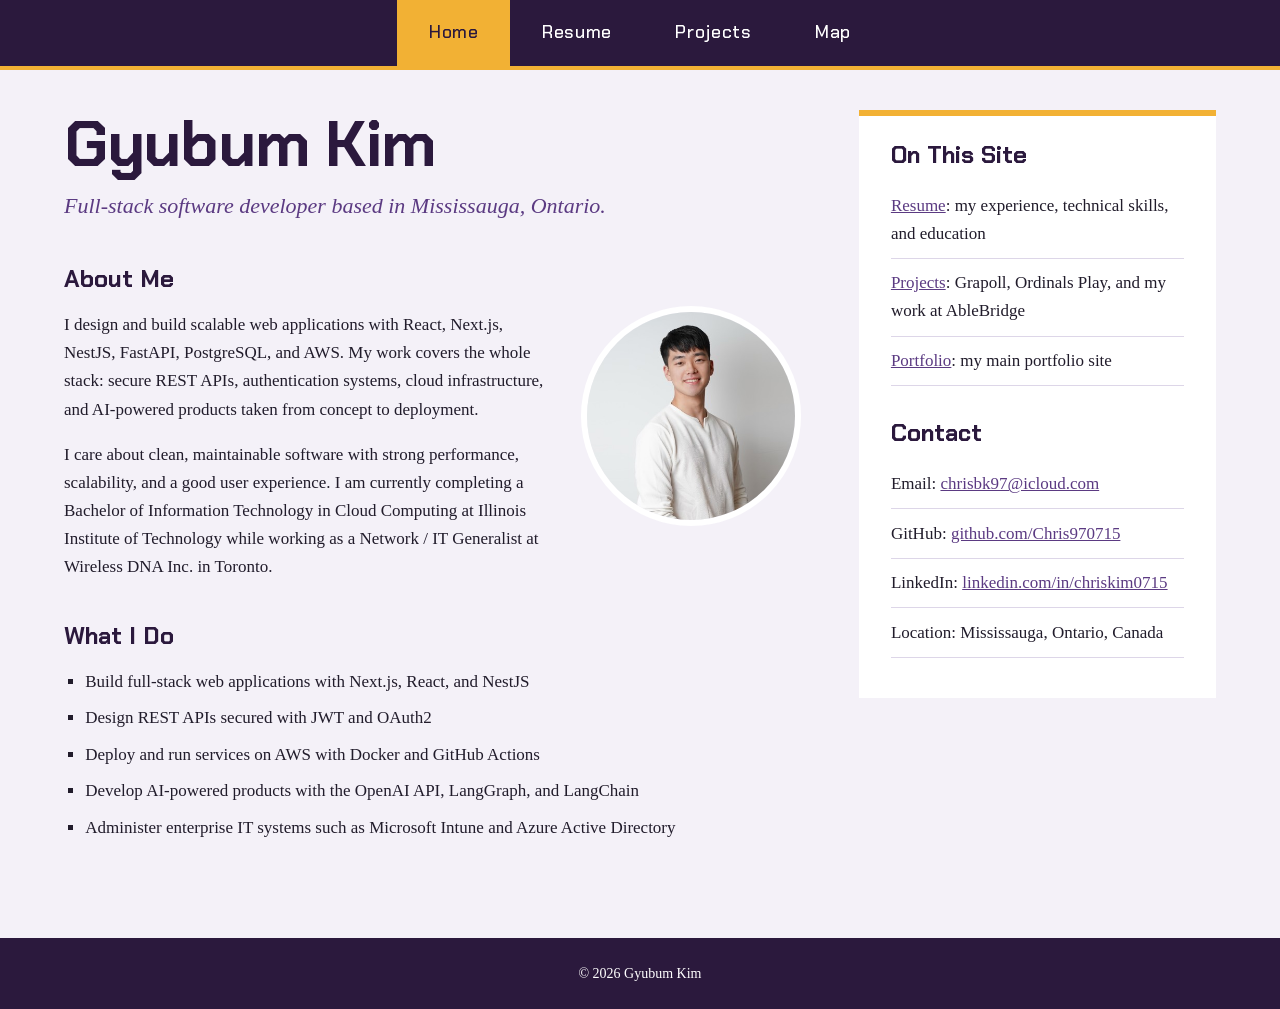
<file: index.html>
<!DOCTYPE html>
<html lang="en">
  <head>
    <meta charset="utf-8">
    <meta name="viewport" content="width=device-width, initial-scale=1">
    <title>Gyubum Kim - Home</title>
    <link rel="preconnect" href="https://fonts.googleapis.com">
    <link rel="preconnect" href="https://fonts.gstatic.com" crossorigin>
    <link rel="stylesheet" href="https://fonts.googleapis.com/css2?family=Chakra+Petch:wght@500;700&amp;display=swap">
    <link rel="stylesheet" href="css/normalize.css">
    <link rel="stylesheet" href="css/style.css">
  </head>
  <body id="home">
    <header>
      <nav>
        <ul>
          <li><a class="nav-home" href="index.html">Home</a></li>
          <li><a class="nav-resume" href="resume.html">Resume</a></li>
          <li><a class="nav-projects" href="page3.html">Projects</a></li>
          <li><a class="nav-map" href="map.html">Map</a></li>
        </ul>
      </nav>
    </header>
    <div class="wrapper">
      <main>
        <h1>Gyubum Kim</h1>
        <p class="tagline">Full-stack software developer based in Mississauga, Ontario.</p>
        <section>
          <h2>About Me</h2>
          <img class="portrait" src="media/profile.jpg" alt="Portrait of Gyubum Kim">
          <p>I design and build scalable web applications with React, Next.js, NestJS, FastAPI, PostgreSQL, and AWS. My work covers the whole stack: secure REST APIs, authentication systems, cloud infrastructure, and AI-powered products taken from concept to deployment.</p>
          <p>I care about clean, maintainable software with strong performance, scalability, and a good user experience. I am currently completing a Bachelor of Information Technology in Cloud Computing at Illinois Institute of Technology while working as a Network / IT Generalist at Wireless DNA Inc. in Toronto.</p>
        </section>
        <section>
          <h2>What I Do</h2>
          <ul>
            <li>Build full-stack web applications with Next.js, React, and NestJS</li>
            <li>Design REST APIs secured with JWT and OAuth2</li>
            <li>Deploy and run services on AWS with Docker and GitHub Actions</li>
            <li>Develop AI-powered products with the OpenAI API, LangGraph, and LangChain</li>
            <li>Administer enterprise IT systems such as Microsoft Intune and Azure Active Directory</li>
          </ul>
        </section>
      </main>
      <aside>
        <section>
          <h2>On This Site</h2>
          <ul>
            <li><a href="resume.html">Resume</a>: my experience, technical skills, and education</li>
            <li><a href="page3.html">Projects</a>: Grapoll, Ordinals Play, and my work at AbleBridge</li>
            <li><a href="https://www.torontovillain.com/">Portfolio</a>: my main portfolio site</li>
          </ul>
        </section>
        <section>
          <h2>Contact</h2>
          <ul>
            <li>Email: <a href="mailto:chrisbk97@icloud.com">chrisbk97@icloud.com</a></li>
            <li>GitHub: <a href="https://github.com/Chris970715">github.com/Chris970715</a></li>
            <li>LinkedIn: <a href="https://www.linkedin.com/in/chriskim0715/">linkedin.com/in/chriskim0715</a></li>
            <li>Location: Mississauga, Ontario, Canada</li>
          </ul>
        </section>
      </aside>
    </div>
    <footer>
      <p>&copy; 2026 Gyubum Kim</p>
    </footer>
  </body>
</html>
</file>
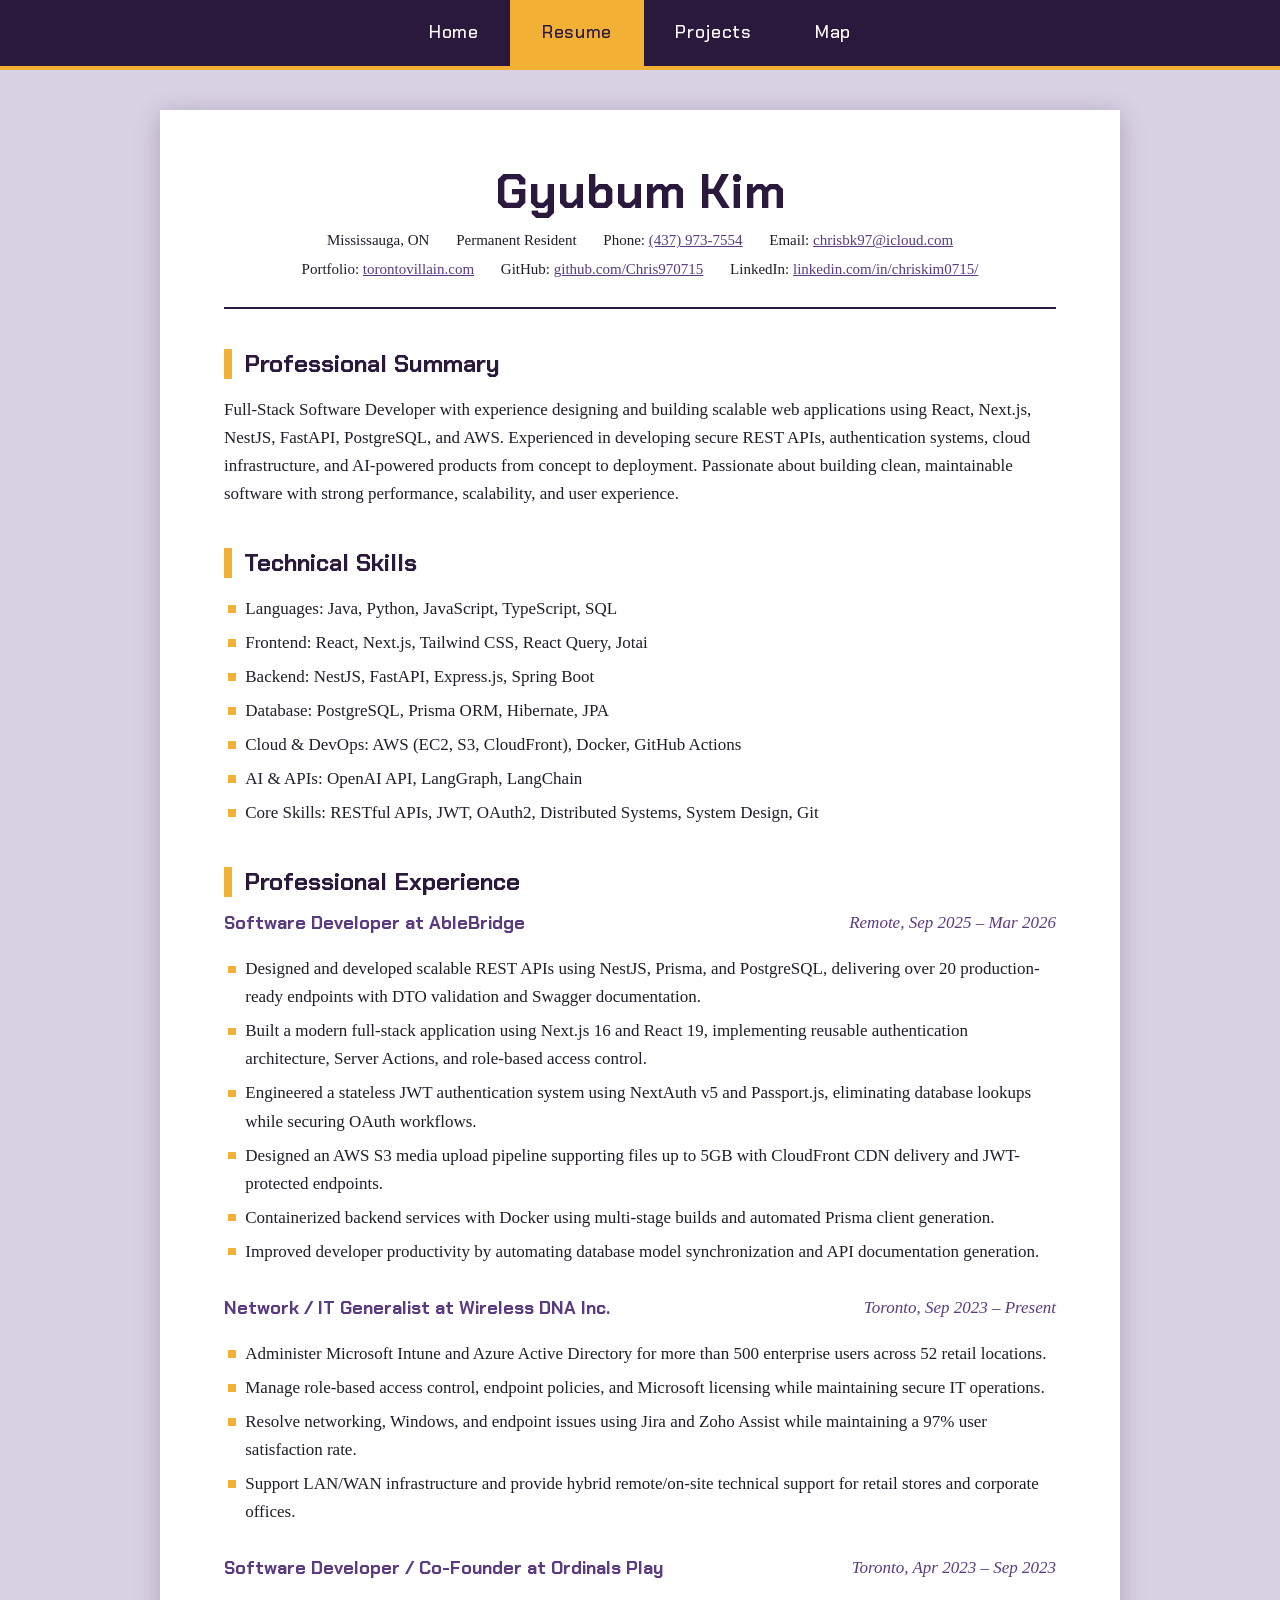
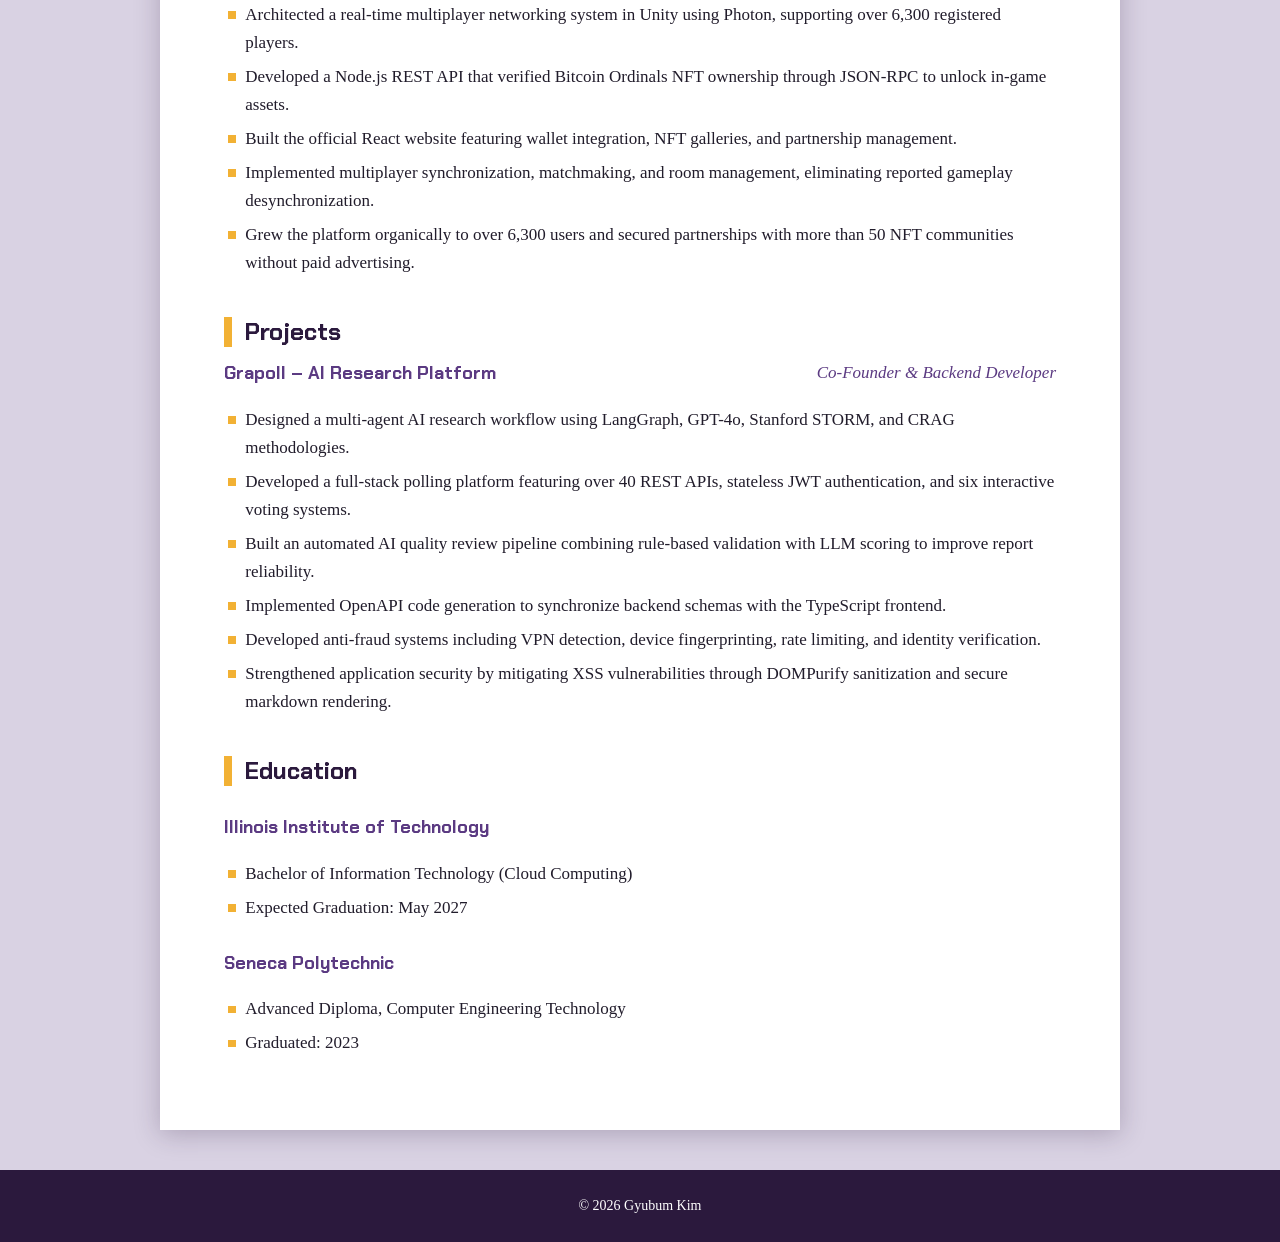
<file: resume.html>
<!DOCTYPE html>
<html lang="en">
  <head>
    <meta charset="utf-8">
    <meta name="viewport" content="width=device-width, initial-scale=1">
    <title>Gyubum Kim - Resume</title>
    <link rel="preconnect" href="https://fonts.googleapis.com">
    <link rel="preconnect" href="https://fonts.gstatic.com" crossorigin>
    <link rel="stylesheet" href="https://fonts.googleapis.com/css2?family=Chakra+Petch:wght@500;700&amp;display=swap">
    <link rel="stylesheet" href="css/normalize.css">
    <link rel="stylesheet" href="css/style.css">
  </head>
  <body id="resume">
    <header>
      <nav>
        <ul>
          <li><a class="nav-home" href="index.html">Home</a></li>
          <li><a class="nav-resume" href="resume.html">Resume</a></li>
          <li><a class="nav-projects" href="page3.html">Projects</a></li>
          <li><a class="nav-map" href="map.html">Map</a></li>
        </ul>
      </nav>
    </header>
    <div class="wrapper">
      <main>
        <h1>Gyubum Kim</h1>
        <ul class="contact">
          <li>Mississauga, ON</li>
          <li>Permanent Resident</li>
          <li>Phone: <a href="tel:+14379737554">(437) 973-7554</a></li>
          <li>Email: <a href="mailto:chrisbk97@icloud.com">chrisbk97@icloud.com</a></li>
          <li>Portfolio: <a href="https://www.torontovillain.com/">torontovillain.com</a></li>
          <li>GitHub: <a href="https://github.com/Chris970715">github.com/Chris970715</a></li>
          <li>LinkedIn: <a href="https://www.linkedin.com/in/chriskim0715/">linkedin.com/in/chriskim0715/</a></li>
        </ul>
        <section>
          <h2>Professional Summary</h2>
          <p>Full-Stack Software Developer with experience designing and building scalable web applications using React, Next.js, NestJS, FastAPI, PostgreSQL, and AWS. Experienced in developing secure REST APIs, authentication systems, cloud infrastructure, and AI-powered products from concept to deployment. Passionate about building clean, maintainable software with strong performance, scalability, and user experience.</p>
        </section>
        <section>
          <h2>Technical Skills</h2>
          <ul>
            <li>Languages: Java, Python, JavaScript, TypeScript, SQL</li>
            <li>Frontend: React, Next.js, Tailwind CSS, React Query, Jotai</li>
            <li>Backend: NestJS, FastAPI, Express.js, Spring Boot</li>
            <li>Database: PostgreSQL, Prisma ORM, Hibernate, JPA</li>
            <li>Cloud &amp; DevOps: AWS (EC2, S3, CloudFront), Docker, GitHub Actions</li>
            <li>AI &amp; APIs: OpenAI API, LangGraph, LangChain</li>
            <li>Core Skills: RESTful APIs, JWT, OAuth2, Distributed Systems, System Design, Git</li>
          </ul>
        </section>
        <section>
          <h2>Professional Experience</h2>
          <article class="job">
            <h3>Software Developer at AbleBridge</h3>
            <p class="meta">Remote, Sep 2025 &ndash; Mar 2026</p>
            <ul>
              <li>Designed and developed scalable REST APIs using NestJS, Prisma, and PostgreSQL, delivering over 20 production-ready endpoints with DTO validation and Swagger documentation.</li>
              <li>Built a modern full-stack application using Next.js 16 and React 19, implementing reusable authentication architecture, Server Actions, and role-based access control.</li>
              <li>Engineered a stateless JWT authentication system using NextAuth v5 and Passport.js, eliminating database lookups while securing OAuth workflows.</li>
              <li>Designed an AWS S3 media upload pipeline supporting files up to 5GB with CloudFront CDN delivery and JWT-protected endpoints.</li>
              <li>Containerized backend services with Docker using multi-stage builds and automated Prisma client generation.</li>
              <li>Improved developer productivity by automating database model synchronization and API documentation generation.</li>
            </ul>
          </article>
          <article class="job">
            <h3>Network / IT Generalist at Wireless DNA Inc.</h3>
            <p class="meta">Toronto, Sep 2023 &ndash; Present</p>
            <ul>
              <li>Administer Microsoft Intune and Azure Active Directory for more than 500 enterprise users across 52 retail locations.</li>
              <li>Manage role-based access control, endpoint policies, and Microsoft licensing while maintaining secure IT operations.</li>
              <li>Resolve networking, Windows, and endpoint issues using Jira and Zoho Assist while maintaining a 97% user satisfaction rate.</li>
              <li>Support LAN/WAN infrastructure and provide hybrid remote/on-site technical support for retail stores and corporate offices.</li>
            </ul>
          </article>
          <article class="job">
            <h3>Software Developer / Co-Founder at Ordinals Play</h3>
            <p class="meta">Toronto, Apr 2023 &ndash; Sep 2023</p>
            <ul>
              <li>Architected a real-time multiplayer networking system in Unity using Photon, supporting over 6,300 registered players.</li>
              <li>Developed a Node.js REST API that verified Bitcoin Ordinals NFT ownership through JSON-RPC to unlock in-game assets.</li>
              <li>Built the official React website featuring wallet integration, NFT galleries, and partnership management.</li>
              <li>Implemented multiplayer synchronization, matchmaking, and room management, eliminating reported gameplay desynchronization.</li>
              <li>Grew the platform organically to over 6,300 users and secured partnerships with more than 50 NFT communities without paid advertising.</li>
            </ul>
          </article>
        </section>
        <section>
          <h2>Projects</h2>
          <article class="job">
            <h3>Grapoll &ndash; AI Research Platform</h3>
            <p class="meta">Co-Founder &amp; Backend Developer</p>
            <ul>
              <li>Designed a multi-agent AI research workflow using LangGraph, GPT-4o, Stanford STORM, and CRAG methodologies.</li>
              <li>Developed a full-stack polling platform featuring over 40 REST APIs, stateless JWT authentication, and six interactive voting systems.</li>
              <li>Built an automated AI quality review pipeline combining rule-based validation with LLM scoring to improve report reliability.</li>
              <li>Implemented OpenAPI code generation to synchronize backend schemas with the TypeScript frontend.</li>
              <li>Developed anti-fraud systems including VPN detection, device fingerprinting, rate limiting, and identity verification.</li>
              <li>Strengthened application security by mitigating XSS vulnerabilities through DOMPurify sanitization and secure markdown rendering.</li>
            </ul>
          </article>
        </section>
        <section>
          <h2>Education</h2>
          <h3>Illinois Institute of Technology</h3>
          <ul>
            <li>Bachelor of Information Technology (Cloud Computing)</li>
            <li>Expected Graduation: May 2027</li>
          </ul>
          <h3>Seneca Polytechnic</h3>
          <ul>
            <li>Advanced Diploma, Computer Engineering Technology</li>
            <li>Graduated: 2023</li>
          </ul>
        </section>
      </main>
    </div>
    <footer>
      <p>&copy; 2026 Gyubum Kim</p>
    </footer>
  </body>
</html>
</file>
<file: css/style.css>
html {
  box-sizing: border-box;
  font-size: 100%;
}

*,
*::before,
*::after {
  box-sizing: inherit;
}

body {
  background-color: #f4f1f8;
  color: #211c2b;
  font-family: Georgia, "Times New Roman", serif;
  font-size: 1.0625rem;
  line-height: 1.65;
}

h1,
h2,
h3,
nav {
  font-family: "Chakra Petch", "Trebuchet MS", sans-serif;
}

h1 {
  color: #2b193d;
  font-size: 2.75rem;
  line-height: 1.1;
  margin: 0 0 0.5rem;
}

h2 {
  color: #2b193d;
  font-size: 1.5rem;
  line-height: 1.25;
  margin: 0 0 0.75rem;
}

h3 {
  color: #5b3a82;
  font-size: 1.125rem;
  margin: 1.5em 0 0.5em;
}

a {
  color: #5b3a82;
}

a:hover,
a:focus {
  background-color: #f2b134;
  color: #2b193d;
}

img,
video {
  height: auto;
  max-width: 100%;
}

header {
  background-color: #2b193d;
  border-bottom: 0.25rem solid #f2b134;
}

nav {
  overflow: hidden;
  text-align: center;
}

nav ul {
  display: inline-block;
  list-style-type: none;
  margin: 0;
  padding: 0;
  vertical-align: top;
}

nav ul li {
  float: left;
}

nav ul li a {
  color: #ffffff;
  display: block;
  font-size: 1rem;
  font-weight: 500;
  letter-spacing: 0.04em;
  padding: 0.9em 0.7em;
  text-decoration: none;
}

nav ul li a:hover,
nav ul li a:focus {
  background-color: #5b3a82;
  color: #f2b134;
}

#home .nav-home,
#resume .nav-resume,
#projects .nav-projects,
#location .nav-map {
  background-color: #f2b134;
  color: #2b193d;
}

.wrapper {
  margin: 0 auto;
  max-width: 75rem;
  overflow: hidden;
  padding: 1.5rem 0 2.5rem;
  width: 90%;
}

footer {
  background-color: #2b193d;
  clear: both;
  color: #ffffff;
  font-size: 0.875rem;
  padding: 1.5rem 0;
  text-align: center;
}

footer p {
  margin: 0;
}

#home aside {
  background-color: #ffffff;
  border-top: 0.375rem solid #f2b134;
  margin-top: 0.5rem;
  overflow-wrap: break-word;
  padding: 1.25rem 1.25rem 0.25rem;
}

#home h1 {
  font-size: 2.5rem;
}

#home .tagline {
  color: #5b3a82;
  font-size: 1.125rem;
  font-style: italic;
  margin: 0 0 1.75rem;
}

#home main section {
  clear: both;
  margin-bottom: 2rem;
}

#home .portrait {
  border: 0.375rem solid #ffffff;
  border-radius: 50%;
  display: block;
  margin: 0 auto 1.5rem;
  max-width: 220px;
  width: 60%;
}

#home main ul {
  list-style-type: square;
  padding-left: 1.25em;
}

#home main ul li {
  margin-bottom: 0.5em;
}

#home aside section {
  margin-bottom: 2rem;
}

#home aside ul {
  list-style-type: none;
  margin: 0;
  padding: 0;
}

#home aside ul li {
  border-bottom: 1px solid #ddd6e8;
  padding: 0.6em 0;
}

#resume {
  background-color: #d9d2e3;
  min-width: 960px;
}

#resume .wrapper {
  background-color: #ffffff;
  box-shadow: 0 0.25rem 1.5rem rgba(43, 25, 61, 0.25);
  margin: 2.5rem auto;
  max-width: none;
  padding: 3.5rem 4rem;
  width: 960px;
}

#resume h1 {
  font-size: 3rem;
  text-align: center;
}

#resume .contact {
  border-bottom: 0.125rem solid #2b193d;
  list-style-type: none;
  margin: 0 0 2.5rem;
  padding: 0 0 1.5rem;
  text-align: center;
}

#resume .contact li {
  display: inline-block;
  font-size: 0.9375rem;
  margin: 0 0.75em;
}

#resume h2 {
  border-left: 0.5rem solid #f2b134;
  margin-top: 2.5rem;
  padding-left: 0.75rem;
}

#resume section ul {
  list-style-type: none;
  padding-left: 1.25em;
}

#resume section ul li {
  margin-bottom: 0.35em;
  position: relative;
}

#resume section ul li::before {
  background-color: #f2b134;
  content: "";
  height: 0.45em;
  left: -1em;
  position: absolute;
  top: 0.6em;
  width: 0.45em;
}

#resume .job {
  margin-bottom: 1.75rem;
  position: relative;
}

#resume .job h3 {
  margin: 0 0 0.5rem;
  padding-right: 19rem;
}

#resume .job .meta {
  color: #5b3a82;
  font-style: italic;
  margin: 0;
  position: absolute;
  right: 0;
  top: 0;
}

#projects .wrapper {
  max-width: 70rem;
  width: 86%;
}

#projects main > p {
  font-size: 1.25rem;
  max-width: 45em;
}

#projects h2 {
  margin-bottom: 1rem;
}

#projects section {
  background-color: #ffffff;
  border-left: 0.5rem solid #5b3a82;
  margin: 2.5rem 0;
  overflow: hidden;
  padding: 2rem 4%;
}

#projects video {
  background-color: #211c2b;
  display: block;
  margin: 0 0 1.5rem;
  width: 100%;
}

#projects figure {
  margin: 0 0 1.5rem;
}

#projects figure img {
  border: 1px solid #ddd6e8;
  display: block;
  width: 100%;
}

#projects figcaption {
  font-size: 0.875rem;
  font-style: italic;
  padding-top: 0.4em;
  text-align: center;
}

#projects h3 {
  clear: both;
}

#projects .tech {
  list-style-type: none;
  margin: 0;
  overflow: hidden;
  padding: 0;
}

#projects .tech li {
  background-color: #f4f1f8;
  border: 1px solid #ddd6e8;
  float: left;
  font-family: "Courier New", Courier, monospace;
  font-size: 0.875rem;
  margin: 0 0.5em 0.5em 0;
  padding: 0.3em 0.8em;
}

.slider {
  margin-bottom: 1rem;
}

#projects .slide {
  float: none;
  margin: 0 0 1rem;
  width: auto;
}

#projects .slide img {
  border: 0;
}

#projects .slide figcaption {
  background-color: #2b193d;
  color: #ffffff;
  font-size: 0.9375rem;
  font-style: normal;
  padding: 0.6em 1em;
  text-align: left;
}

.slide.is-current {
  animation: slide-fade 0.45s ease-out;
}

.no-motion .slide.is-current {
  animation: none;
}

@keyframes slide-fade {
  from {
    opacity: 0;
  }

  to {
    opacity: 1;
  }
}

.slider-controls {
  align-items: center;
  display: flex;
  justify-content: space-between;
}

.slider-status {
  color: #5b3a82;
  font-family: "Chakra Petch", "Trebuchet MS", sans-serif;
  font-weight: 700;
  margin: 0;
}

.slider-dots {
  margin: 0.75rem 0 0;
  text-align: center;
}

.slider-dot {
  background-color: #ddd6e8;
  border: 0;
  border-radius: 50%;
  cursor: pointer;
  height: 0.875rem;
  margin: 0 0.3rem;
  padding: 0;
  width: 0.875rem;
}

.slider-dot:hover,
.slider-dot:focus,
.slider-dot[aria-current="true"] {
  background-color: #f2b134;
}

#location .intro {
  font-size: 1.125rem;
  max-width: 45em;
}

#map {
  background-color: #ddd6e8;
  border: 0.375rem solid #2b193d;
  height: 26rem;
  margin: 1.5rem auto 1rem;
  max-width: 60rem;
}

#map .map-message {
  margin: 0;
  padding: 2rem;
  text-align: center;
}

.map-actions {
  margin: 0 auto 2.5rem;
  max-width: 60rem;
  text-align: center;
}

#location button,
.slider-controls button {
  background-color: #2b193d;
  border: 0;
  color: #ffffff;
  cursor: pointer;
  font-family: "Chakra Petch", "Trebuchet MS", sans-serif;
  font-size: 0.9375rem;
  font-weight: 500;
  letter-spacing: 0.04em;
  padding: 0.6em 1.2em;
}

#location button:hover,
#location button:focus,
.slider-controls button:hover,
.slider-controls button:focus {
  background-color: #f2b134;
  color: #2b193d;
}

.place-list {
  counter-reset: place;
  list-style-type: none;
  margin: 0;
  padding: 0;
}

.place-list li {
  background-color: #ffffff;
  border-left: 0.5rem solid #5b3a82;
  counter-increment: place;
  margin-bottom: 1rem;
  padding: 1.25rem 1.5rem 1.25rem 4.25rem;
  position: relative;
}

.place-list li::before {
  background-color: #5b3a82;
  border-radius: 50%;
  color: #f2b134;
  content: counter(place);
  font-family: "Chakra Petch", "Trebuchet MS", sans-serif;
  font-weight: 700;
  height: 2rem;
  left: 1.25rem;
  line-height: 2rem;
  position: absolute;
  text-align: center;
  top: 1.25rem;
  width: 2rem;
}

.place-list li.is-active {
  border-left-color: #f2b134;
  box-shadow: 0 0.25rem 1rem rgba(43, 25, 61, 0.2);
}

.place-list h3 {
  margin: 0 0 0.25rem;
}

.place-list p {
  margin: 0 0 0.75rem;
}

.info-window-title {
  color: #2b193d;
  font-family: "Chakra Petch", "Trebuchet MS", sans-serif;
  font-weight: 700;
  margin: 0 0 0.25rem;
}

.info-window-text {
  margin: 0;
  max-width: 16rem;
}

/* Mobile-first media queries: the styles above are for small screens.
   Mobile-friendly page: index.html (home). */

/* Tablet: 40em (640px) and wider */
@media screen and (min-width: 40em) {
  nav ul li a {
    font-size: 1.125rem;
    padding: 1em 1.4em;
  }

  .wrapper {
    padding: 2.5rem 0 3.5rem;
  }

  #home h1 {
    font-size: 3.25rem;
  }

  #home .tagline {
    font-size: 1.25rem;
    margin-bottom: 2rem;
  }

  #home .portrait {
    float: right;
    margin: 0 0 1rem 1.5rem;
    width: 35%;
  }

  #home aside {
    padding: 1.5rem 2rem 0.5rem;
  }

  #projects video {
    float: right;
    margin: 0 0 1rem 4%;
    width: 46%;
  }

  #projects figure {
    float: left;
    margin: 0 4% 1.5rem 0;
    width: 48%;
  }

  #projects figure + figure {
    margin-right: 0;
  }
}

/* Desktop: 64em (1024px) and wider */
@media screen and (min-width: 64em) {
  nav ul li a {
    padding: 1em 1.75em;
  }

  #home main {
    float: left;
    width: 64%;
  }

  #home aside {
    float: right;
    margin-top: 0;
    width: 31%;
  }

  #home h1 {
    font-size: 4rem;
    letter-spacing: -0.02em;
  }

  #home .tagline {
    font-size: 1.375rem;
    margin-bottom: 2.5rem;
  }

  #home main section {
    margin-bottom: 2.5rem;
  }
}
</file>
